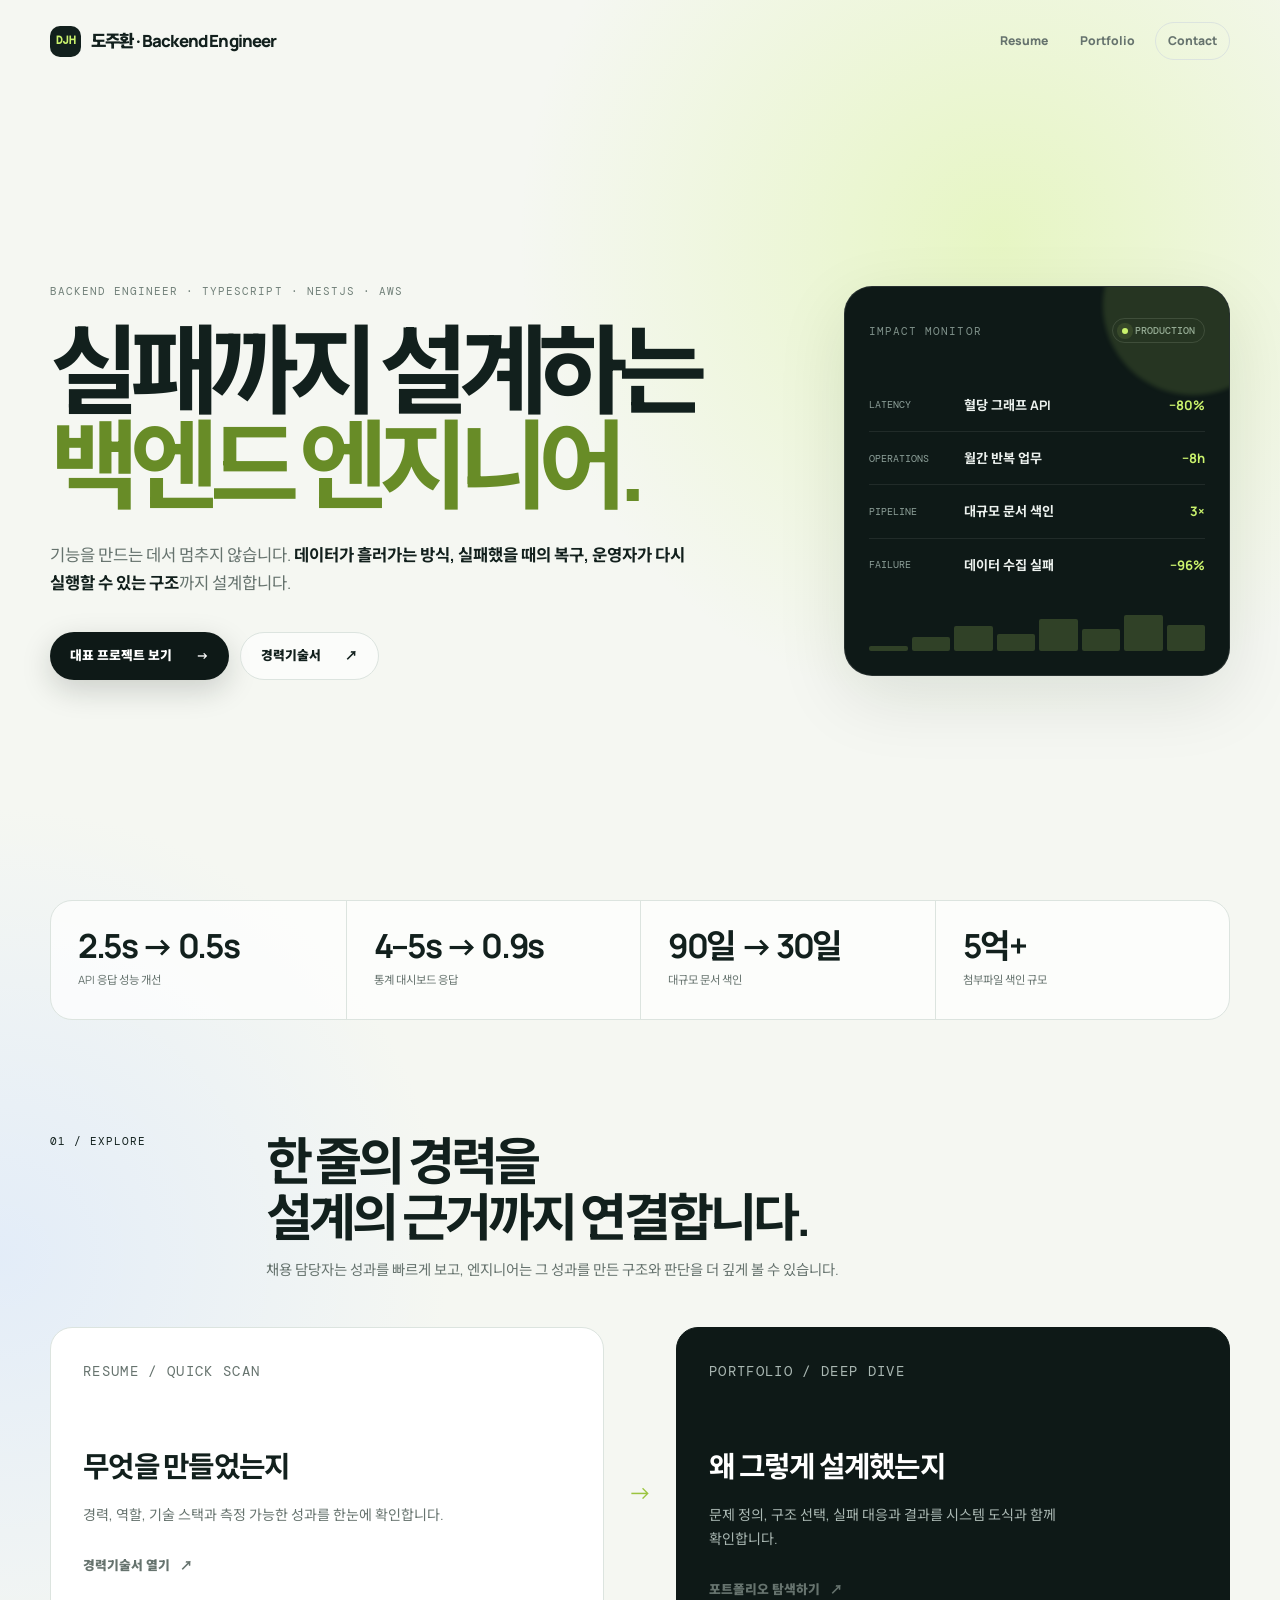
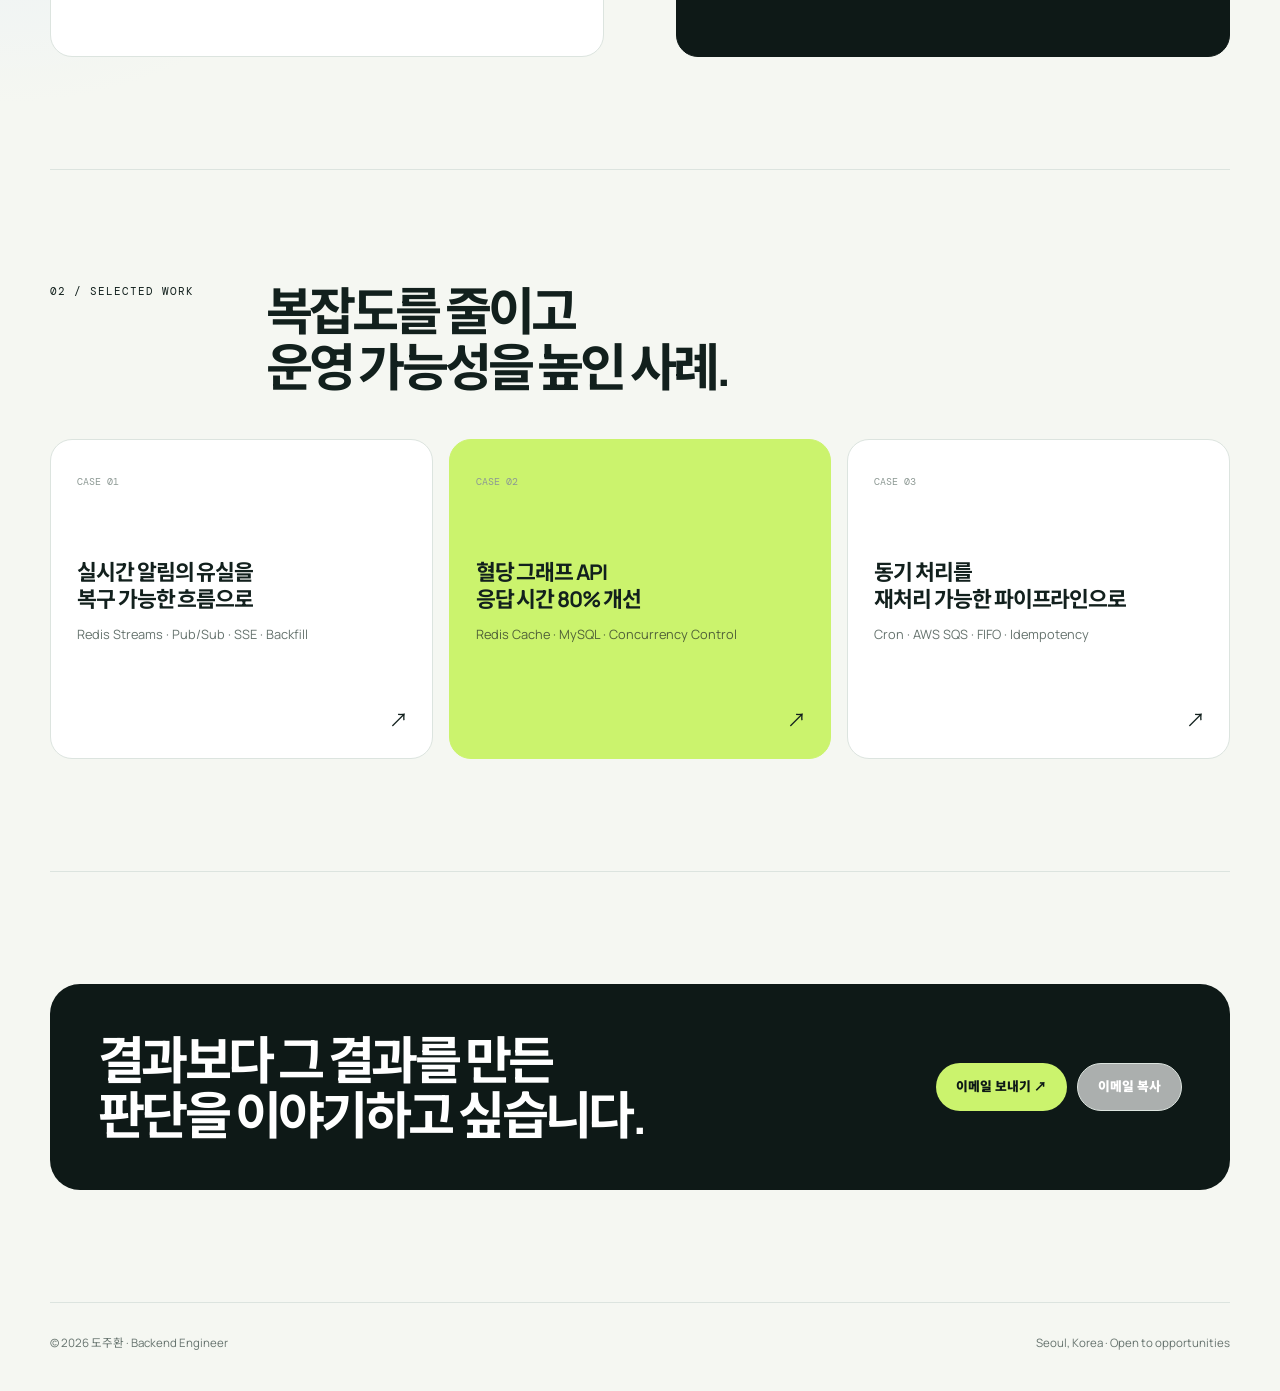
<file: index.html>
<!doctype html>
<html lang="ko">
<head>
  <meta charset="UTF-8">
  <meta name="viewport" content="width=device-width, initial-scale=1">
  <meta name="description" content="도주환 Backend Engineer — 데이터 흐름과 실패를 설계하는 백엔드 엔지니어">
  <meta name="theme-color" content="#0e1917">
  <title>도주환 | Backend Engineer</title>
  <link rel="stylesheet" href="./styles.css">
  <script src="./script.js" defer></script>
</head>
<body>
  <div class="reading-progress" aria-hidden="true"></div>
  <main class="landing">
    <nav class="nav shell" aria-label="주요 메뉴">
      <a class="brand" href="./"><span class="brand-mark">DJH</span><span>도주환 · Backend Engineer</span></a>
      <div class="nav-links">
        <a href="./resume/">Resume</a>
        <a href="./portfolio/">Portfolio</a>
        <a class="nav-contact" href="mailto:ehwnghks@gmail.com">Contact</a>
      </div>
    </nav>

    <section class="hero shell">
      <div data-reveal>
        <p class="eyebrow">BACKEND ENGINEER · TYPESCRIPT · NESTJS · AWS</p>
        <h1>실패까지 설계하는<br><span class="accent">백엔드 엔지니어.</span></h1>
        <p class="hero-copy">기능을 만드는 데서 멈추지 않습니다. <strong>데이터가 흘러가는 방식, 실패했을 때의 복구, 운영자가 다시 실행할 수 있는 구조</strong>까지 설계합니다.</p>
        <div class="hero-actions">
          <a class="button button-primary" href="./portfolio/">대표 프로젝트 보기 <span>→</span></a>
          <a class="button button-ghost" href="./resume/">경력기술서 <span>↗</span></a>
        </div>
      </div>

      <aside class="hero-proof" data-reveal aria-label="주요 성과">
        <div class="proof-head">
          <p class="diagram-label">IMPACT MONITOR</p>
          <span class="live-pill">PRODUCTION</span>
        </div>
        <div class="proof-stack">
          <div class="proof-row"><span>LATENCY</span><strong>혈당 그래프 API</strong><b>−80%</b></div>
          <div class="proof-row"><span>OPERATIONS</span><strong>월간 반복 업무</strong><b>−8h</b></div>
          <div class="proof-row"><span>PIPELINE</span><strong>대규모 문서 색인</strong><b>3×</b></div>
          <div class="proof-row"><span>FAILURE</span><strong>데이터 수집 실패</strong><b>−96%</b></div>
        </div>
        <div class="signal" aria-hidden="true"><i></i><i></i><i></i><i></i><i></i><i></i><i></i><i></i></div>
      </aside>
    </section>

    <section class="shell" aria-label="성과 수치" data-reveal>
      <div class="impact-strip">
        <div class="impact-item"><strong>2.5s → 0.5s</strong><span>API 응답 성능 개선</span></div>
        <div class="impact-item"><strong>4–5s → 0.9s</strong><span>통계 대시보드 응답</span></div>
        <div class="impact-item"><strong>90일 → 30일</strong><span>대규모 문서 색인</span></div>
        <div class="impact-item"><strong>5억+</strong><span>첨부파일 색인 규모</span></div>
      </div>
    </section>

    <section class="section shell" data-reveal>
      <div class="section-head">
        <span class="section-kicker">01 / Explore</span>
        <div>
          <h2>한 줄의 경력을<br>설계의 근거까지 연결합니다.</h2>
          <p>채용 담당자는 성과를 빠르게 보고, 엔지니어는 그 성과를 만든 구조와 판단을 더 깊게 볼 수 있습니다.</p>
        </div>
      </div>
      <div class="bridge">
        <a class="bridge-card" href="./resume/">
          <p class="card-index">RESUME / QUICK SCAN</p>
          <h3>무엇을 만들었는지</h3>
          <p>경력, 역할, 기술 스택과 측정 가능한 성과를 한눈에 확인합니다.</p>
          <span class="text-link">경력기술서 열기</span>
        </a>
        <div class="bridge-arrow" aria-hidden="true">→</div>
        <a class="bridge-card dark" href="./portfolio/">
          <p class="card-index">PORTFOLIO / DEEP DIVE</p>
          <h3>왜 그렇게 설계했는지</h3>
          <p>문제 정의, 구조 선택, 실패 대응과 결과를 시스템 도식과 함께 확인합니다.</p>
          <span class="text-link">포트폴리오 탐색하기</span>
        </a>
      </div>
    </section>

    <section class="section shell" data-reveal>
      <div class="section-head">
        <span class="section-kicker">02 / Selected work</span>
        <div>
          <h2>복잡도를 줄이고<br>운영 가능성을 높인 사례.</h2>
        </div>
      </div>
      <div class="case-preview-grid">
        <a class="case-preview" href="./portfolio/#realtime">
          <span class="number">CASE 01</span>
          <h3>실시간 알림의 유실을<br>복구 가능한 흐름으로</h3>
          <p>Redis Streams · Pub/Sub · SSE · Backfill</p>
          <span class="case-arrow">↗</span>
        </a>
        <a class="case-preview" href="./portfolio/#performance">
          <span class="number">CASE 02</span>
          <h3>혈당 그래프 API<br>응답 시간 80% 개선</h3>
          <p>Redis Cache · MySQL · Concurrency Control</p>
          <span class="case-arrow">↗</span>
        </a>
        <a class="case-preview" href="./portfolio/#pipeline">
          <span class="number">CASE 03</span>
          <h3>동기 처리를<br>재처리 가능한 파이프라인으로</h3>
          <p>Cron · AWS SQS · FIFO · Idempotency</p>
          <span class="case-arrow">↗</span>
        </a>
      </div>
    </section>

    <section class="section shell" data-reveal>
      <div class="cta-band">
        <h2>결과보다 그 결과를 만든<br>판단을 이야기하고 싶습니다.</h2>
        <div class="cta-actions">
          <a class="button button-light" href="mailto:ehwnghks@gmail.com">이메일 보내기 ↗</a>
          <button class="button button-ghost" data-copy-email="ehwnghks@gmail.com">이메일 복사</button>
        </div>
      </div>
    </section>

    <footer class="footer shell">
      <span>© 2026 도주환 · Backend Engineer</span>
      <span>Seoul, Korea · Open to opportunities</span>
    </footer>
  </main>
</body>
</html>
</file>
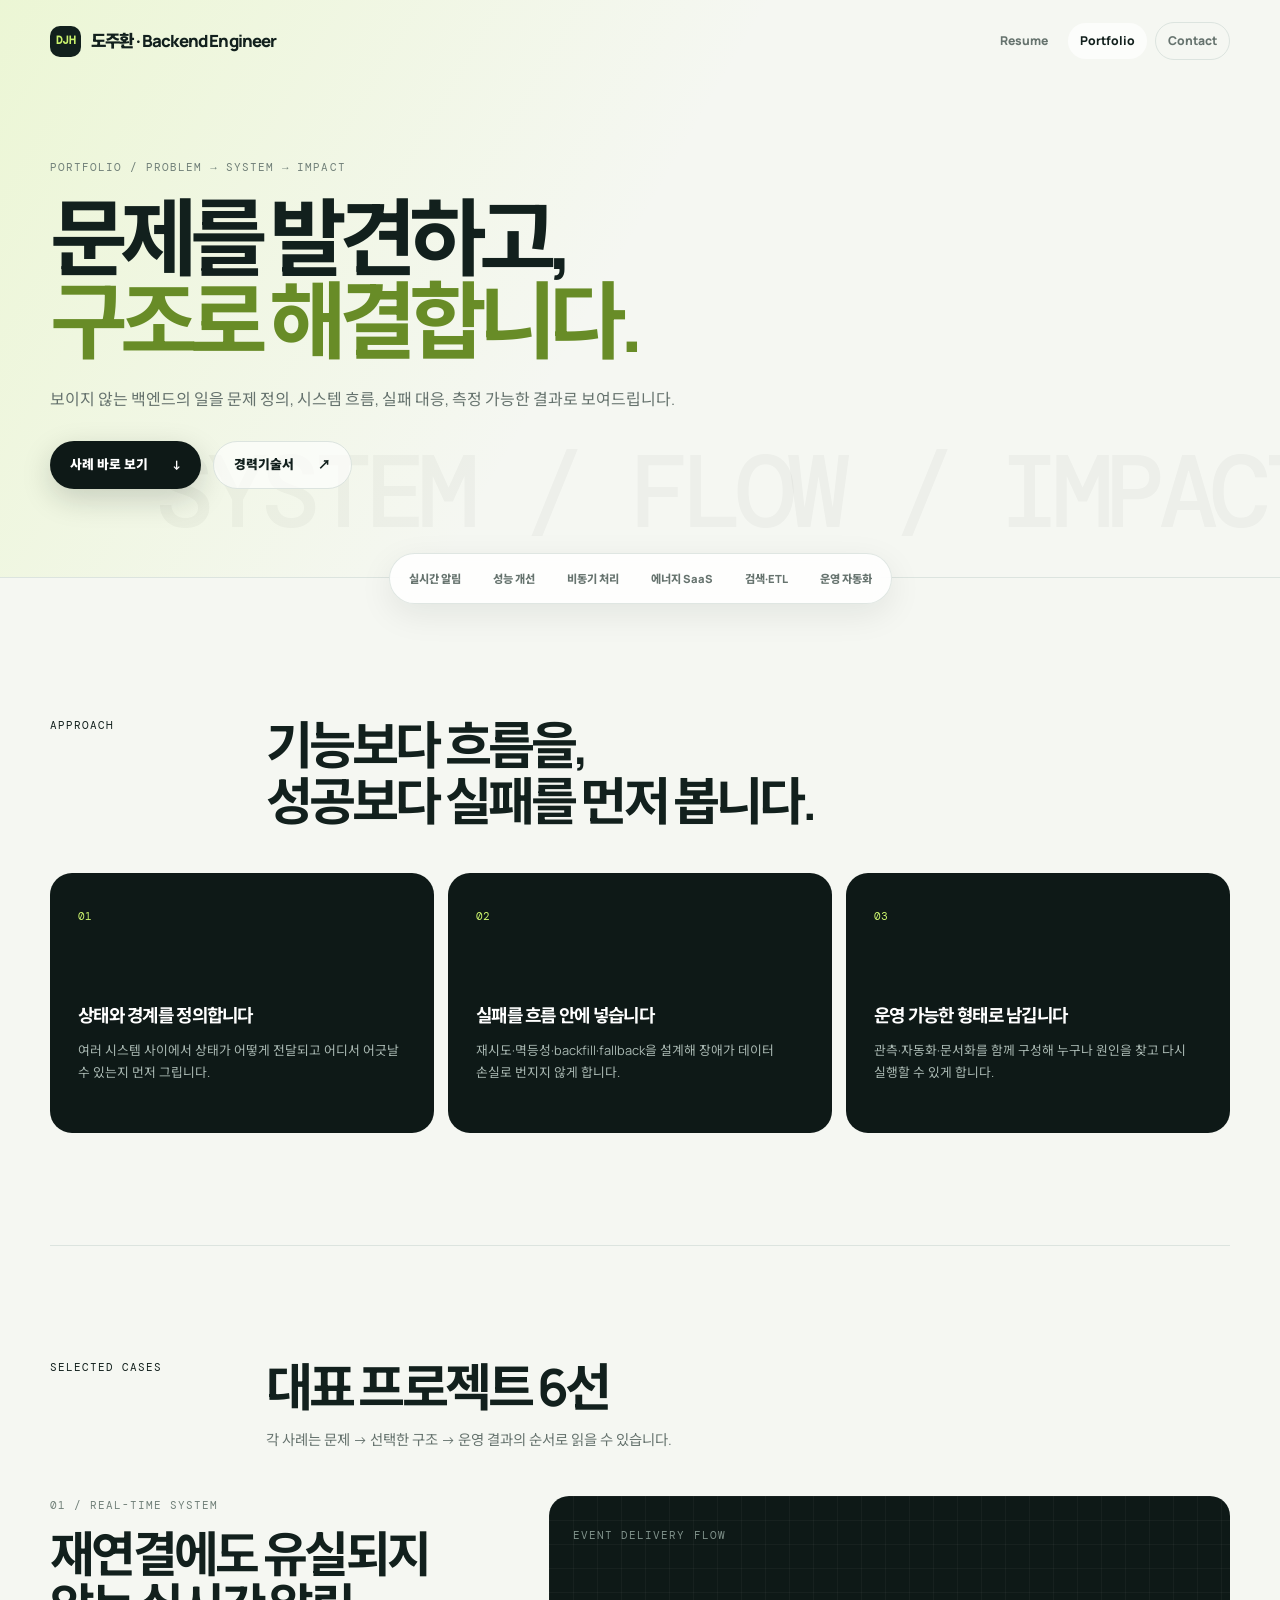
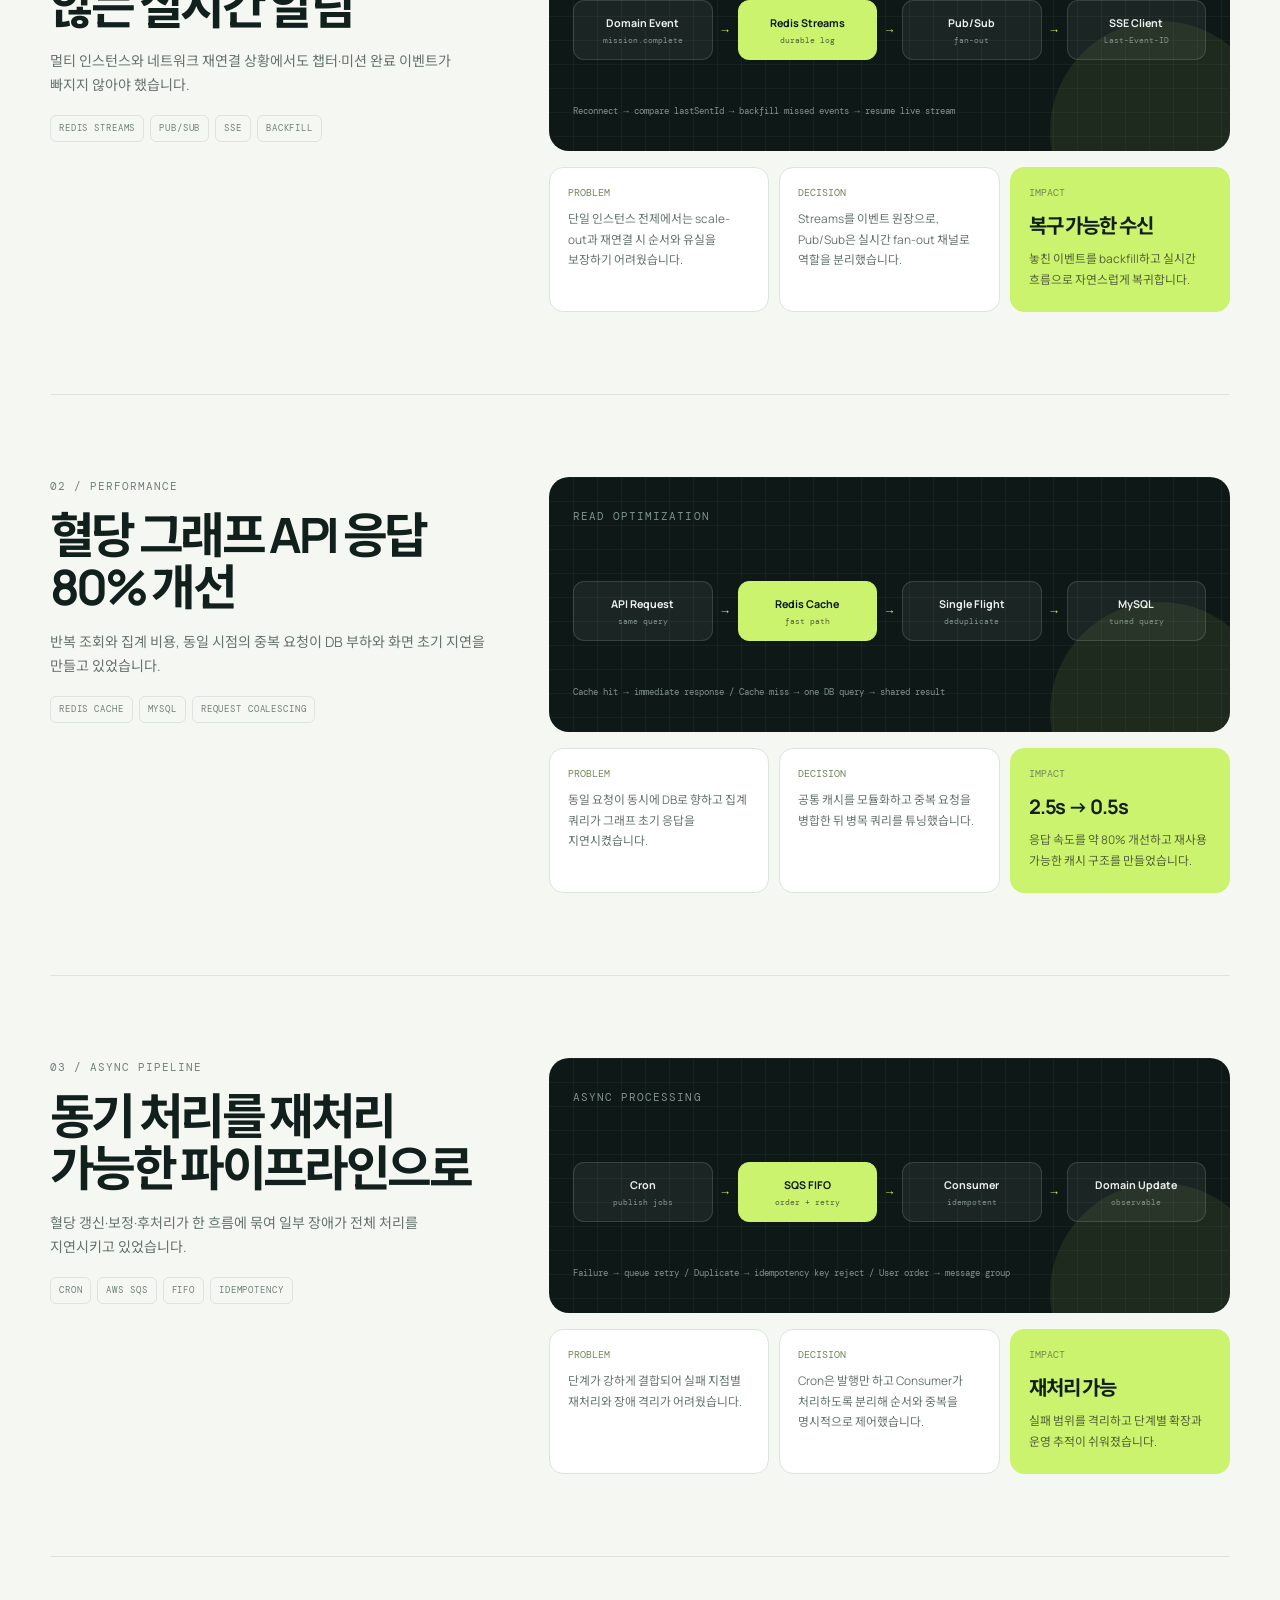
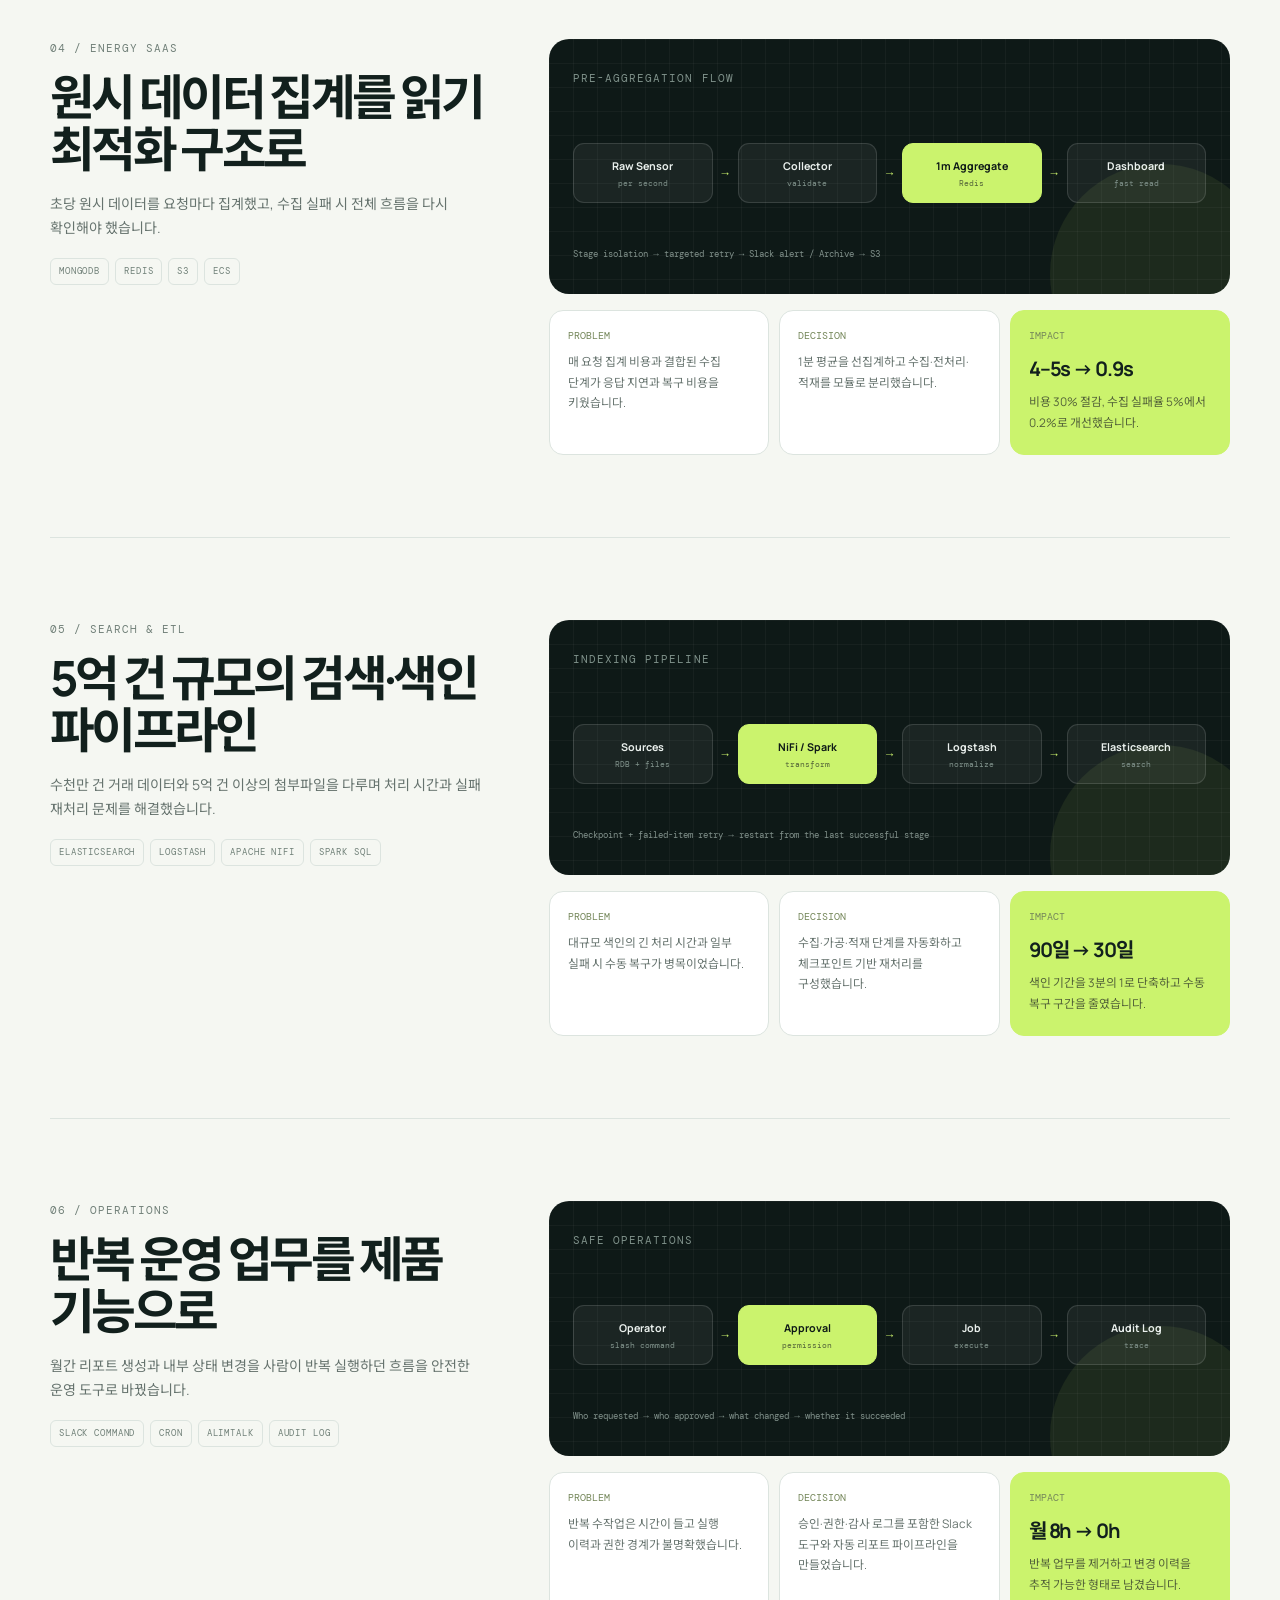
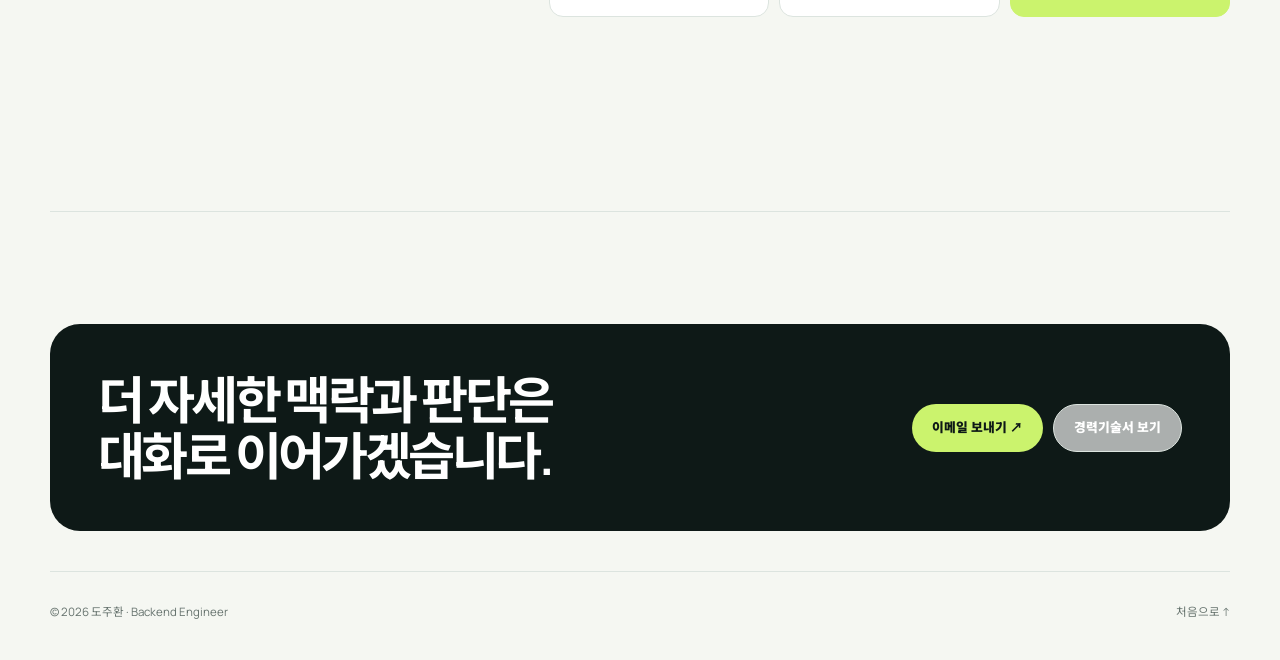
<file: portfolio/index.html>
<!doctype html>
<html lang="ko">
<head>
  <meta charset="UTF-8">
  <meta name="viewport" content="width=device-width, initial-scale=1">
  <meta name="description" content="도주환 Backend Engineering Portfolio — 문제, 구조, 결과로 보는 프로젝트 사례">
  <meta name="theme-color" content="#f5f7f2">
  <title>도주환 | 프로젝트 포트폴리오</title>
  <link rel="stylesheet" href="../styles.css">
  <script src="../script.js" defer></script>
</head>
<body class="page">
  <div class="reading-progress" aria-hidden="true"></div>
  <header class="page-header">
    <nav class="nav shell" aria-label="주요 메뉴">
      <a class="brand" href="../"><span class="brand-mark">DJH</span><span>도주환 · Backend Engineer</span></a>
      <div class="nav-links">
        <a href="../resume/">Resume</a>
        <a href="./" aria-current="page">Portfolio</a>
        <a class="nav-contact" href="mailto:ehwnghks@gmail.com">Contact</a>
      </div>
    </nav>
    <div class="page-title shell" data-reveal>
      <p class="eyebrow">PORTFOLIO / PROBLEM → SYSTEM → IMPACT</p>
      <h1>문제를 발견하고,<br><span class="accent">구조로 해결합니다.</span></h1>
      <p>보이지 않는 백엔드의 일을 문제 정의, 시스템 흐름, 실패 대응, 측정 가능한 결과로 보여드립니다.</p>
      <div class="page-actions">
        <a class="button button-primary" href="#cases">사례 바로 보기 <span>↓</span></a>
        <a class="button button-ghost" href="../resume/">경력기술서 <span>↗</span></a>
      </div>
    </div>
  </header>

  <nav class="jump-nav" aria-label="프로젝트 바로가기">
    <a href="#realtime">실시간 알림</a>
    <a href="#performance">성능 개선</a>
    <a href="#pipeline">비동기 처리</a>
    <a href="#energy">에너지 SaaS</a>
    <a href="#search">검색·ETL</a>
    <a href="#operations">운영 자동화</a>
  </nav>

  <main>
    <section class="section shell">
      <div class="section-head" data-reveal>
        <span class="section-kicker">Approach</span>
        <div>
          <h2>기능보다 흐름을,<br>성공보다 실패를 먼저 봅니다.</h2>
        </div>
      </div>
      <div class="process">
        <article class="process-card" data-reveal><h3>상태와 경계를 정의합니다</h3><p>여러 시스템 사이에서 상태가 어떻게 전달되고 어디서 어긋날 수 있는지 먼저 그립니다.</p></article>
        <article class="process-card" data-reveal><h3>실패를 흐름 안에 넣습니다</h3><p>재시도·멱등성·backfill·fallback을 설계해 장애가 데이터 손실로 번지지 않게 합니다.</p></article>
        <article class="process-card" data-reveal><h3>운영 가능한 형태로 남깁니다</h3><p>관측·자동화·문서화를 함께 구성해 누구나 원인을 찾고 다시 실행할 수 있게 합니다.</p></article>
      </div>
    </section>

    <section class="section shell" id="cases">
      <div class="section-head" data-reveal>
        <span class="section-kicker">Selected cases</span>
        <div>
          <h2>대표 프로젝트 6선</h2>
          <p>각 사례는 문제 → 선택한 구조 → 운영 결과의 순서로 읽을 수 있습니다.</p>
        </div>
      </div>

      <article class="case" id="realtime" data-reveal>
        <div>
          <p class="eyebrow">01 / REAL-TIME SYSTEM</p>
          <h3>재연결에도 유실되지 않는 실시간 알림</h3>
          <p class="case-intro">멀티 인스턴스와 네트워크 재연결 상황에서도 챕터·미션 완료 이벤트가 빠지지 않아야 했습니다.</p>
          <div class="tags"><span class="tag">Redis Streams</span><span class="tag">Pub/Sub</span><span class="tag">SSE</span><span class="tag">Backfill</span></div>
        </div>
        <div class="case-copy">
          <div class="architecture" aria-label="실시간 알림 시스템 구조도">
            <span class="diagram-label">EVENT DELIVERY FLOW</span>
            <div class="flow">
              <div class="node"><strong>Domain Event</strong><span>mission.complete</span></div><span class="connector">→</span>
              <div class="node accent"><strong>Redis Streams</strong><span>durable log</span></div><span class="connector">→</span>
              <div class="node"><strong>Pub/Sub</strong><span>fan-out</span></div><span class="connector">→</span>
              <div class="node"><strong>SSE Client</strong><span>Last-Event-ID</span></div>
            </div>
            <p class="diagram-note">Reconnect → compare lastSentId → backfill missed events → resume live stream</p>
          </div>
          <div class="case-grid">
            <div class="case-block"><h4>PROBLEM</h4><p>단일 인스턴스 전제에서는 scale-out과 재연결 시 순서와 유실을 보장하기 어려웠습니다.</p></div>
            <div class="case-block"><h4>DECISION</h4><p>Streams를 이벤트 원장으로, Pub/Sub은 실시간 fan-out 채널로 역할을 분리했습니다.</p></div>
            <div class="case-block result"><h4>IMPACT</h4><strong>복구 가능한 수신</strong><p>놓친 이벤트를 backfill하고 실시간 흐름으로 자연스럽게 복귀합니다.</p></div>
          </div>
        </div>
      </article>

      <article class="case" id="performance" data-reveal>
        <div>
          <p class="eyebrow">02 / PERFORMANCE</p>
          <h3>혈당 그래프 API 응답 80% 개선</h3>
          <p class="case-intro">반복 조회와 집계 비용, 동일 시점의 중복 요청이 DB 부하와 화면 초기 지연을 만들고 있었습니다.</p>
          <div class="tags"><span class="tag">Redis Cache</span><span class="tag">MySQL</span><span class="tag">Request Coalescing</span></div>
        </div>
        <div class="case-copy">
          <div class="architecture" aria-label="API 성능 개선 구조도">
            <span class="diagram-label">READ OPTIMIZATION</span>
            <div class="flow">
              <div class="node"><strong>API Request</strong><span>same query</span></div><span class="connector">→</span>
              <div class="node accent"><strong>Redis Cache</strong><span>fast path</span></div><span class="connector">→</span>
              <div class="node"><strong>Single Flight</strong><span>deduplicate</span></div><span class="connector">→</span>
              <div class="node"><strong>MySQL</strong><span>tuned query</span></div>
            </div>
            <p class="diagram-note">Cache hit → immediate response / Cache miss → one DB query → shared result</p>
          </div>
          <div class="case-grid">
            <div class="case-block"><h4>PROBLEM</h4><p>동일 요청이 동시에 DB로 향하고 집계 쿼리가 그래프 초기 응답을 지연시켰습니다.</p></div>
            <div class="case-block"><h4>DECISION</h4><p>공통 캐시를 모듈화하고 중복 요청을 병합한 뒤 병목 쿼리를 튜닝했습니다.</p></div>
            <div class="case-block result"><h4>IMPACT</h4><strong>2.5s → 0.5s</strong><p>응답 속도를 약 80% 개선하고 재사용 가능한 캐시 구조를 만들었습니다.</p></div>
          </div>
        </div>
      </article>

      <article class="case" id="pipeline" data-reveal>
        <div>
          <p class="eyebrow">03 / ASYNC PIPELINE</p>
          <h3>동기 처리를 재처리 가능한 파이프라인으로</h3>
          <p class="case-intro">혈당 갱신·보정·후처리가 한 흐름에 묶여 일부 장애가 전체 처리를 지연시키고 있었습니다.</p>
          <div class="tags"><span class="tag">Cron</span><span class="tag">AWS SQS</span><span class="tag">FIFO</span><span class="tag">Idempotency</span></div>
        </div>
        <div class="case-copy">
          <div class="architecture" aria-label="비동기 파이프라인 구조도">
            <span class="diagram-label">ASYNC PROCESSING</span>
            <div class="flow">
              <div class="node"><strong>Cron</strong><span>publish jobs</span></div><span class="connector">→</span>
              <div class="node accent"><strong>SQS FIFO</strong><span>order + retry</span></div><span class="connector">→</span>
              <div class="node"><strong>Consumer</strong><span>idempotent</span></div><span class="connector">→</span>
              <div class="node"><strong>Domain Update</strong><span>observable</span></div>
            </div>
            <p class="diagram-note">Failure → queue retry / Duplicate → idempotency key reject / User order → message group</p>
          </div>
          <div class="case-grid">
            <div class="case-block"><h4>PROBLEM</h4><p>단계가 강하게 결합되어 실패 지점별 재처리와 장애 격리가 어려웠습니다.</p></div>
            <div class="case-block"><h4>DECISION</h4><p>Cron은 발행만 하고 Consumer가 처리하도록 분리해 순서와 중복을 명시적으로 제어했습니다.</p></div>
            <div class="case-block result"><h4>IMPACT</h4><strong>재처리 가능</strong><p>실패 범위를 격리하고 단계별 확장과 운영 추적이 쉬워졌습니다.</p></div>
          </div>
        </div>
      </article>

      <article class="case" id="energy" data-reveal>
        <div>
          <p class="eyebrow">04 / ENERGY SAAS</p>
          <h3>원시 데이터 집계를 읽기 최적화 구조로</h3>
          <p class="case-intro">초당 원시 데이터를 요청마다 집계했고, 수집 실패 시 전체 흐름을 다시 확인해야 했습니다.</p>
          <div class="tags"><span class="tag">MongoDB</span><span class="tag">Redis</span><span class="tag">S3</span><span class="tag">ECS</span></div>
        </div>
        <div class="case-copy">
          <div class="architecture" aria-label="에너지 데이터 집계 구조도">
            <span class="diagram-label">PRE-AGGREGATION FLOW</span>
            <div class="flow">
              <div class="node"><strong>Raw Sensor</strong><span>per second</span></div><span class="connector">→</span>
              <div class="node"><strong>Collector</strong><span>validate</span></div><span class="connector">→</span>
              <div class="node accent"><strong>1m Aggregate</strong><span>Redis</span></div><span class="connector">→</span>
              <div class="node"><strong>Dashboard</strong><span>fast read</span></div>
            </div>
            <p class="diagram-note">Stage isolation → targeted retry → Slack alert / Archive → S3</p>
          </div>
          <div class="case-grid">
            <div class="case-block"><h4>PROBLEM</h4><p>매 요청 집계 비용과 결합된 수집 단계가 응답 지연과 복구 비용을 키웠습니다.</p></div>
            <div class="case-block"><h4>DECISION</h4><p>1분 평균을 선집계하고 수집·전처리·적재를 모듈로 분리했습니다.</p></div>
            <div class="case-block result"><h4>IMPACT</h4><strong>4–5s → 0.9s</strong><p>비용 30% 절감, 수집 실패율 5%에서 0.2%로 개선했습니다.</p></div>
          </div>
        </div>
      </article>

      <article class="case" id="search" data-reveal>
        <div>
          <p class="eyebrow">05 / SEARCH & ETL</p>
          <h3>5억 건 규모의 검색·색인 파이프라인</h3>
          <p class="case-intro">수천만 건 거래 데이터와 5억 건 이상의 첨부파일을 다루며 처리 시간과 실패 재처리 문제를 해결했습니다.</p>
          <div class="tags"><span class="tag">Elasticsearch</span><span class="tag">Logstash</span><span class="tag">Apache NiFi</span><span class="tag">Spark SQL</span></div>
        </div>
        <div class="case-copy">
          <div class="architecture" aria-label="검색 색인 파이프라인 구조도">
            <span class="diagram-label">INDEXING PIPELINE</span>
            <div class="flow">
              <div class="node"><strong>Sources</strong><span>RDB + files</span></div><span class="connector">→</span>
              <div class="node accent"><strong>NiFi / Spark</strong><span>transform</span></div><span class="connector">→</span>
              <div class="node"><strong>Logstash</strong><span>normalize</span></div><span class="connector">→</span>
              <div class="node"><strong>Elasticsearch</strong><span>search</span></div>
            </div>
            <p class="diagram-note">Checkpoint + failed-item retry → restart from the last successful stage</p>
          </div>
          <div class="case-grid">
            <div class="case-block"><h4>PROBLEM</h4><p>대규모 색인의 긴 처리 시간과 일부 실패 시 수동 복구가 병목이었습니다.</p></div>
            <div class="case-block"><h4>DECISION</h4><p>수집·가공·적재 단계를 자동화하고 체크포인트 기반 재처리를 구성했습니다.</p></div>
            <div class="case-block result"><h4>IMPACT</h4><strong>90일 → 30일</strong><p>색인 기간을 3분의 1로 단축하고 수동 복구 구간을 줄였습니다.</p></div>
          </div>
        </div>
      </article>

      <article class="case" id="operations" data-reveal>
        <div>
          <p class="eyebrow">06 / OPERATIONS</p>
          <h3>반복 운영 업무를 제품 기능으로</h3>
          <p class="case-intro">월간 리포트 생성과 내부 상태 변경을 사람이 반복 실행하던 흐름을 안전한 운영 도구로 바꿨습니다.</p>
          <div class="tags"><span class="tag">Slack Command</span><span class="tag">Cron</span><span class="tag">Alimtalk</span><span class="tag">Audit Log</span></div>
        </div>
        <div class="case-copy">
          <div class="architecture" aria-label="운영 자동화 흐름도">
            <span class="diagram-label">SAFE OPERATIONS</span>
            <div class="flow">
              <div class="node"><strong>Operator</strong><span>slash command</span></div><span class="connector">→</span>
              <div class="node accent"><strong>Approval</strong><span>permission</span></div><span class="connector">→</span>
              <div class="node"><strong>Job</strong><span>execute</span></div><span class="connector">→</span>
              <div class="node"><strong>Audit Log</strong><span>trace</span></div>
            </div>
            <p class="diagram-note">Who requested → who approved → what changed → whether it succeeded</p>
          </div>
          <div class="case-grid">
            <div class="case-block"><h4>PROBLEM</h4><p>반복 수작업은 시간이 들고 실행 이력과 권한 경계가 불명확했습니다.</p></div>
            <div class="case-block"><h4>DECISION</h4><p>승인·권한·감사 로그를 포함한 Slack 도구와 자동 리포트 파이프라인을 만들었습니다.</p></div>
            <div class="case-block result"><h4>IMPACT</h4><strong>월 8h → 0h</strong><p>반복 업무를 제거하고 변경 이력을 추적 가능한 형태로 남겼습니다.</p></div>
          </div>
        </div>
      </article>
    </section>

    <section class="section shell contact-section" data-reveal>
      <div class="cta-band">
        <h2>더 자세한 맥락과 판단은<br>대화로 이어가겠습니다.</h2>
        <div class="cta-actions">
          <a class="button button-light" href="mailto:ehwnghks@gmail.com">이메일 보내기 ↗</a>
          <a class="button button-ghost" href="../resume/">경력기술서 보기</a>
        </div>
      </div>
    </section>
  </main>

  <footer class="footer shell">
    <span>© 2026 도주환 · Backend Engineer</span>
    <a href="../">처음으로 ↑</a>
  </footer>
</body>
</html>
</file>
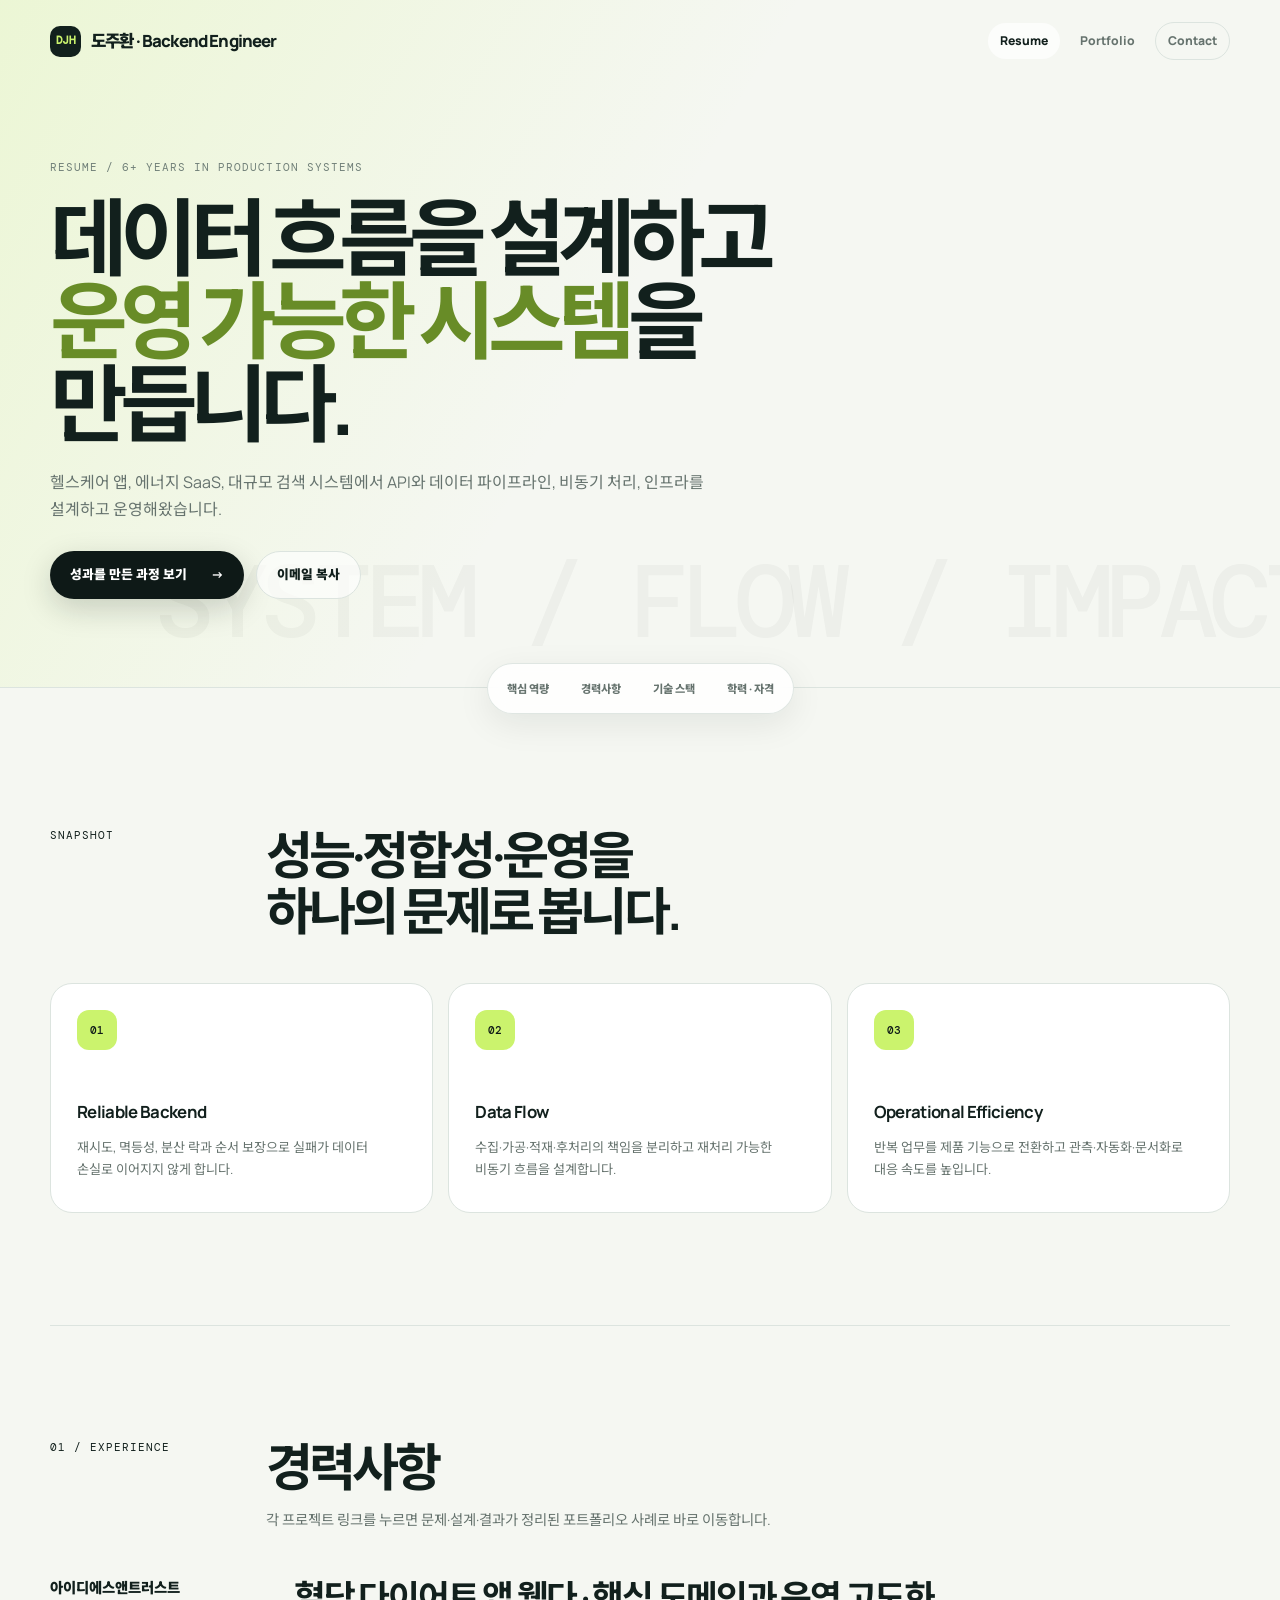
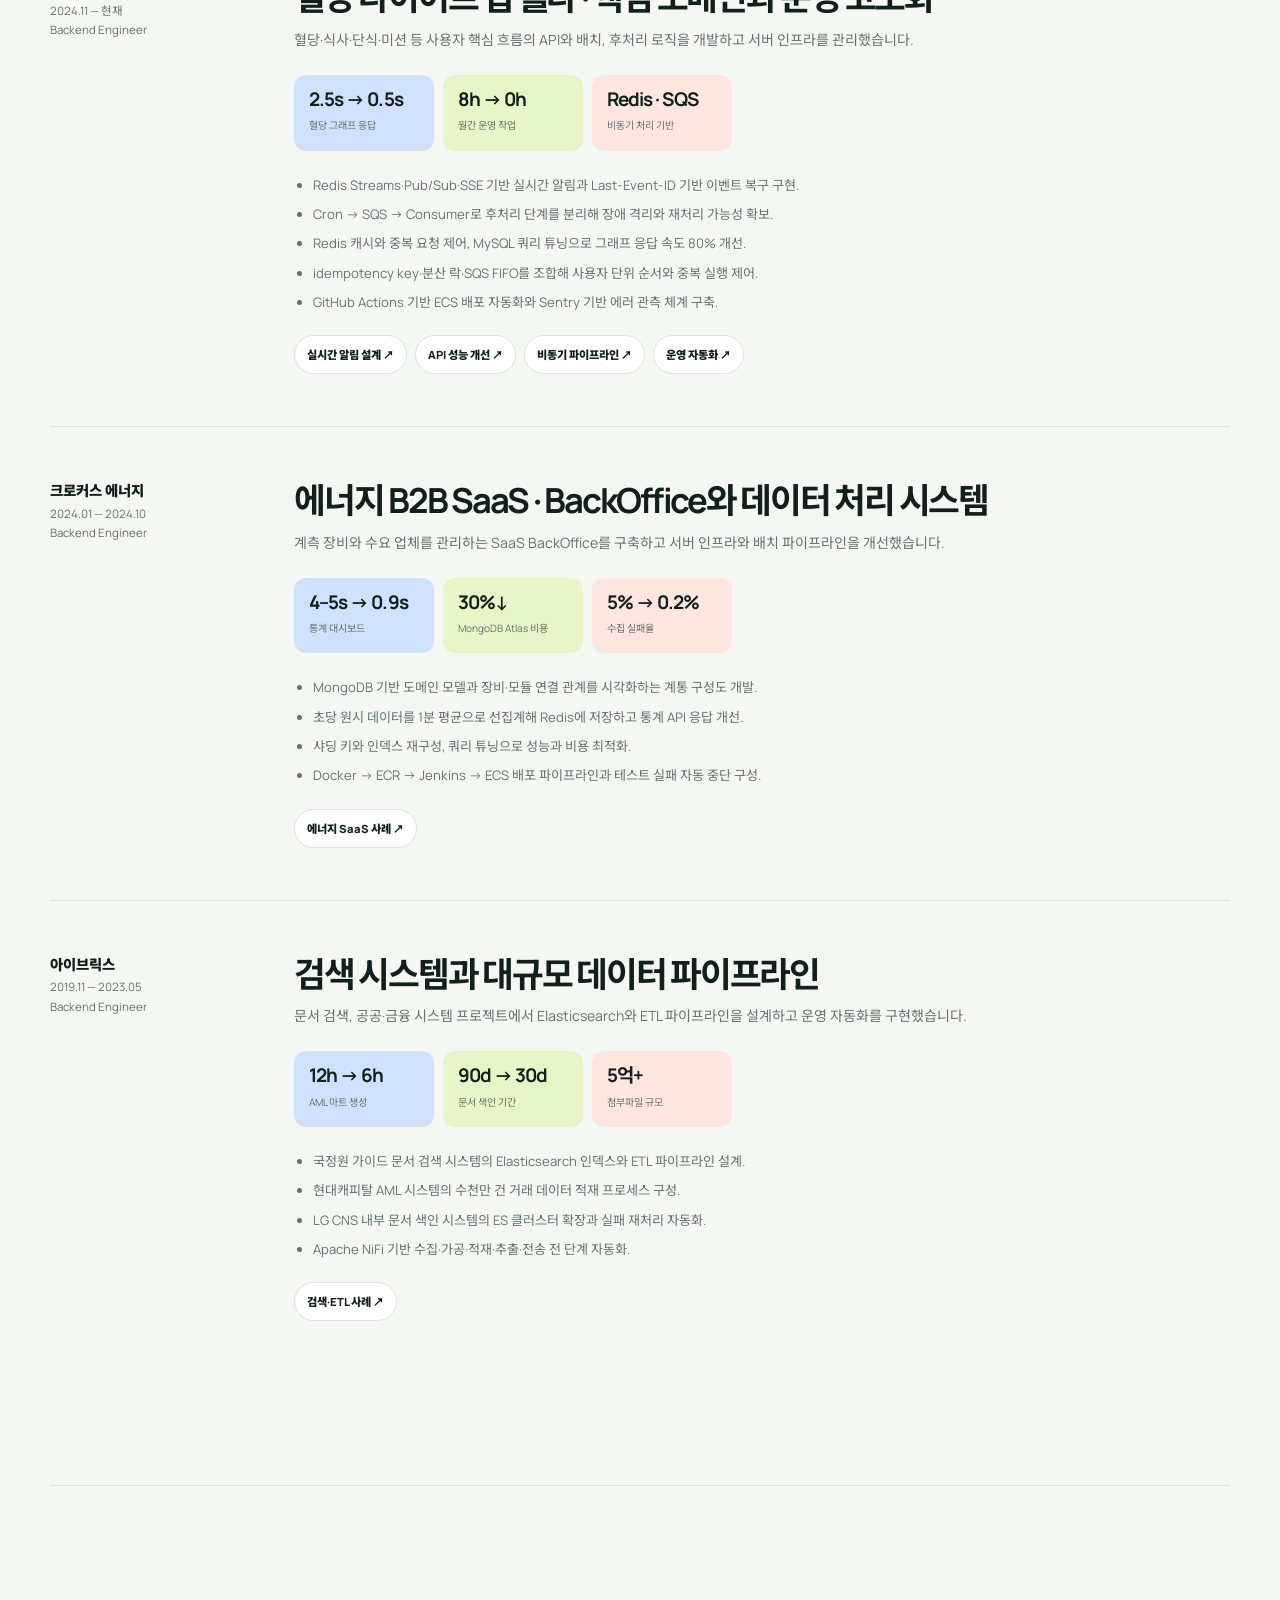
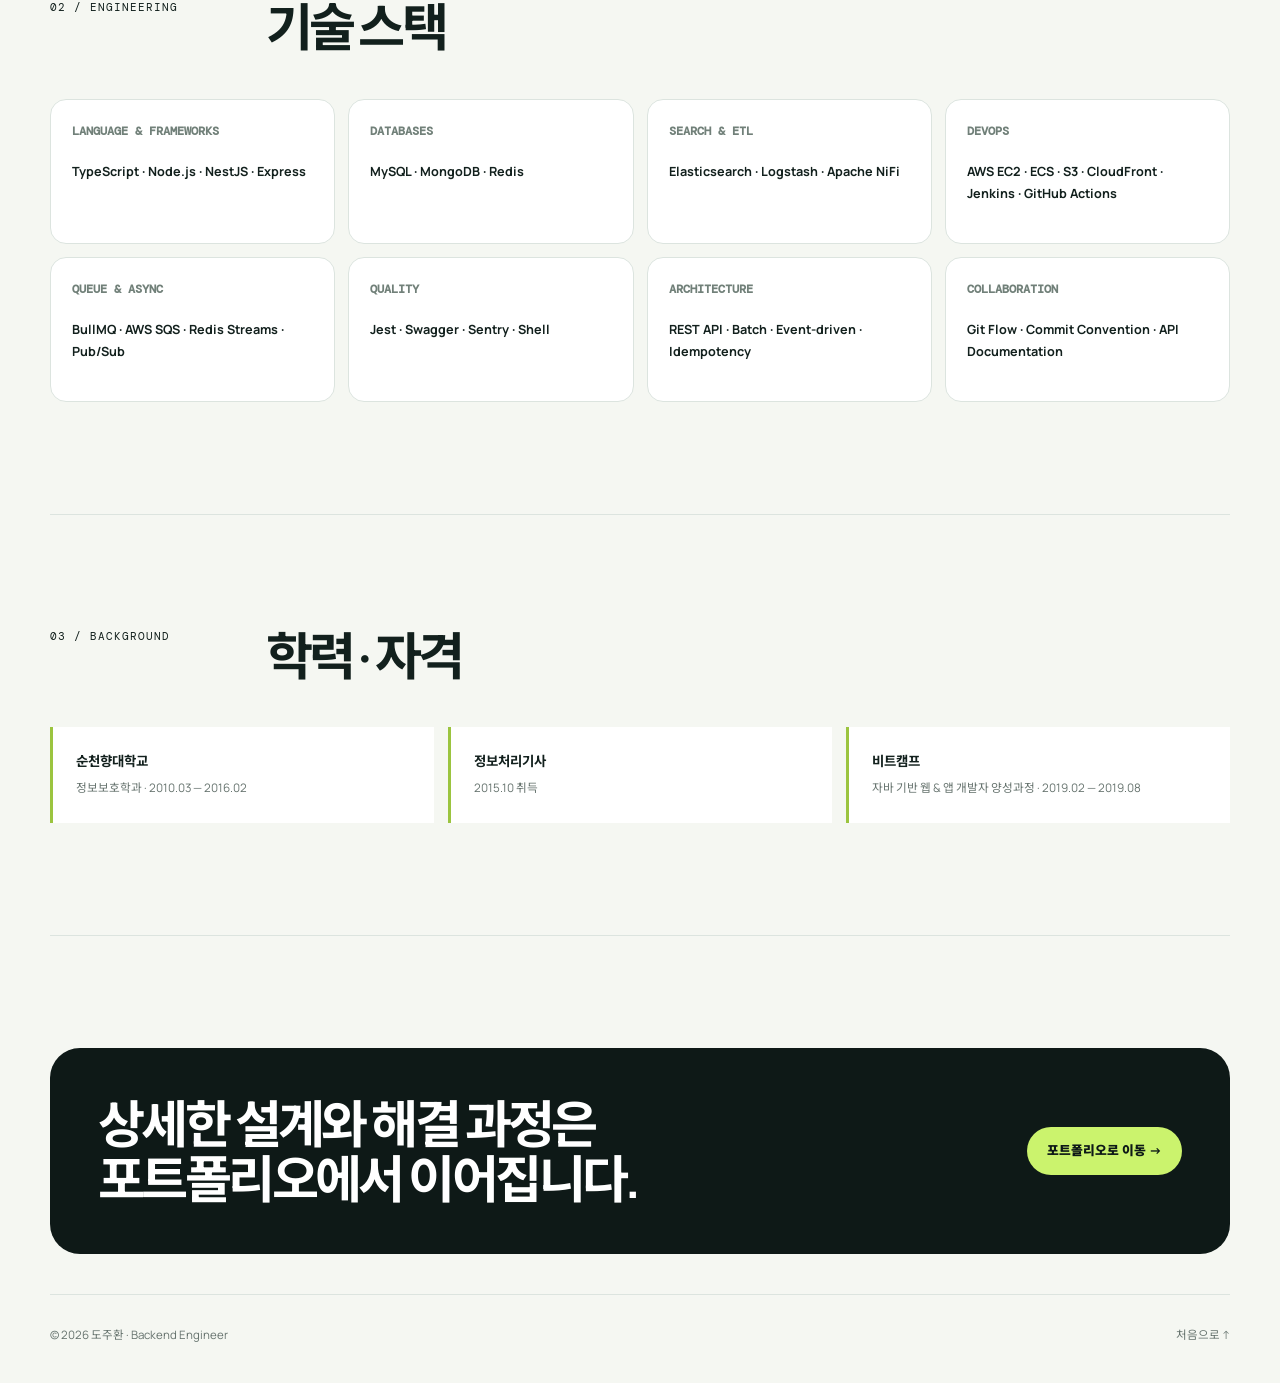
<file: resume/index.html>
<!doctype html>
<html lang="ko">
<head>
  <meta charset="UTF-8">
  <meta name="viewport" content="width=device-width, initial-scale=1">
  <meta name="description" content="도주환 Backend Engineer 경력기술서">
  <meta name="theme-color" content="#f5f7f2">
  <title>도주환 | 경력기술서</title>
  <link rel="stylesheet" href="../styles.css">
  <script src="../script.js" defer></script>
</head>
<body class="page">
  <div class="reading-progress" aria-hidden="true"></div>
  <header class="page-header">
    <nav class="nav shell" aria-label="주요 메뉴">
      <a class="brand" href="../"><span class="brand-mark">DJH</span><span>도주환 · Backend Engineer</span></a>
      <div class="nav-links">
        <a href="./" aria-current="page">Resume</a>
        <a href="../portfolio/">Portfolio</a>
        <a class="nav-contact" href="mailto:ehwnghks@gmail.com">Contact</a>
      </div>
    </nav>
    <div class="page-title shell" data-reveal>
      <p class="eyebrow">RESUME / 6+ YEARS IN PRODUCTION SYSTEMS</p>
      <h1>데이터 흐름을 설계하고<br><span class="accent">운영 가능한 시스템</span>을 만듭니다.</h1>
      <p>헬스케어 앱, 에너지 SaaS, 대규모 검색 시스템에서 API와 데이터 파이프라인, 비동기 처리, 인프라를 설계하고 운영해왔습니다.</p>
      <div class="page-actions">
        <a class="button button-primary" href="../portfolio/">성과를 만든 과정 보기 <span>→</span></a>
        <button class="button button-ghost" data-copy-email="ehwnghks@gmail.com">이메일 복사</button>
      </div>
    </div>
  </header>

  <nav class="jump-nav" aria-label="페이지 바로가기">
    <a href="#snapshot">핵심 역량</a>
    <a href="#experience">경력사항</a>
    <a href="#skills">기술 스택</a>
    <a href="#background">학력 · 자격</a>
  </nav>

  <main>
    <section class="section shell" id="snapshot">
      <div class="section-head" data-reveal>
        <span class="section-kicker">Snapshot</span>
        <div>
          <h2>성능·정합성·운영을<br>하나의 문제로 봅니다.</h2>
        </div>
      </div>
      <div class="snapshot-grid">
        <article class="info-card" data-reveal>
          <span class="icon">01</span>
          <h3>Reliable Backend</h3>
          <p>재시도, 멱등성, 분산 락과 순서 보장으로 실패가 데이터 손실로 이어지지 않게 합니다.</p>
        </article>
        <article class="info-card" data-reveal>
          <span class="icon">02</span>
          <h3>Data Flow</h3>
          <p>수집·가공·적재·후처리의 책임을 분리하고 재처리 가능한 비동기 흐름을 설계합니다.</p>
        </article>
        <article class="info-card" data-reveal>
          <span class="icon">03</span>
          <h3>Operational Efficiency</h3>
          <p>반복 업무를 제품 기능으로 전환하고 관측·자동화·문서화로 대응 속도를 높입니다.</p>
        </article>
      </div>
    </section>

    <section class="section shell" id="experience">
      <div class="section-head" data-reveal>
        <span class="section-kicker">01 / Experience</span>
        <div>
          <h2>경력사항</h2>
          <p>각 프로젝트 링크를 누르면 문제·설계·결과가 정리된 포트폴리오 사례로 바로 이동합니다.</p>
        </div>
      </div>

      <article class="experience" data-reveal>
        <div>
          <div class="company">아이디에스앤트러스트</div>
          <div class="date">2024.11 — 현재</div>
          <div class="role">Backend Engineer</div>
        </div>
        <div>
          <h3>혈당 다이어트 앱 웰다 · 핵심 도메인과 운영 고도화</h3>
          <p class="experience-copy">혈당·식사·단식·미션 등 사용자 핵심 흐름의 API와 배치, 후처리 로직을 개발하고 서버 인프라를 관리했습니다.</p>
          <div class="metric-row">
            <div class="metric"><strong>2.5s → 0.5s</strong><span>혈당 그래프 응답</span></div>
            <div class="metric"><strong>8h → 0h</strong><span>월간 운영 작업</span></div>
            <div class="metric"><strong>Redis · SQS</strong><span>비동기 처리 기반</span></div>
          </div>
          <ul>
            <li>Redis Streams·Pub/Sub·SSE 기반 실시간 알림과 Last-Event-ID 기반 이벤트 복구 구현.</li>
            <li>Cron → SQS → Consumer로 후처리 단계를 분리해 장애 격리와 재처리 가능성 확보.</li>
            <li>Redis 캐시와 중복 요청 제어, MySQL 쿼리 튜닝으로 그래프 응답 속도 80% 개선.</li>
            <li>idempotency key·분산 락·SQS FIFO를 조합해 사용자 단위 순서와 중복 실행 제어.</li>
            <li>GitHub Actions 기반 ECS 배포 자동화와 Sentry 기반 에러 관측 체계 구축.</li>
          </ul>
          <div class="project-links">
            <a class="project-link" href="../portfolio/#realtime">실시간 알림 설계 ↗</a>
            <a class="project-link" href="../portfolio/#performance">API 성능 개선 ↗</a>
            <a class="project-link" href="../portfolio/#pipeline">비동기 파이프라인 ↗</a>
            <a class="project-link" href="../portfolio/#operations">운영 자동화 ↗</a>
          </div>
        </div>
      </article>

      <article class="experience" data-reveal>
        <div>
          <div class="company">크로커스 에너지</div>
          <div class="date">2024.01 — 2024.10</div>
          <div class="role">Backend Engineer</div>
        </div>
        <div>
          <h3>에너지 B2B SaaS · BackOffice와 데이터 처리 시스템</h3>
          <p class="experience-copy">계측 장비와 수요 업체를 관리하는 SaaS BackOffice를 구축하고 서버 인프라와 배치 파이프라인을 개선했습니다.</p>
          <div class="metric-row">
            <div class="metric"><strong>4–5s → 0.9s</strong><span>통계 대시보드</span></div>
            <div class="metric"><strong>30%↓</strong><span>MongoDB Atlas 비용</span></div>
            <div class="metric"><strong>5% → 0.2%</strong><span>수집 실패율</span></div>
          </div>
          <ul>
            <li>MongoDB 기반 도메인 모델과 장비·모듈 연결 관계를 시각화하는 계통 구성도 개발.</li>
            <li>초당 원시 데이터를 1분 평균으로 선집계해 Redis에 저장하고 통계 API 응답 개선.</li>
            <li>샤딩 키와 인덱스 재구성, 쿼리 튜닝으로 성능과 비용 최적화.</li>
            <li>Docker → ECR → Jenkins → ECS 배포 파이프라인과 테스트 실패 자동 중단 구성.</li>
          </ul>
          <div class="project-links">
            <a class="project-link" href="../portfolio/#energy">에너지 SaaS 사례 ↗</a>
          </div>
        </div>
      </article>

      <article class="experience" data-reveal>
        <div>
          <div class="company">아이브릭스</div>
          <div class="date">2019.11 — 2023.05</div>
          <div class="role">Backend Engineer</div>
        </div>
        <div>
          <h3>검색 시스템과 대규모 데이터 파이프라인</h3>
          <p class="experience-copy">문서 검색, 공공·금융 시스템 프로젝트에서 Elasticsearch와 ETL 파이프라인을 설계하고 운영 자동화를 구현했습니다.</p>
          <div class="metric-row">
            <div class="metric"><strong>12h → 6h</strong><span>AML 마트 생성</span></div>
            <div class="metric"><strong>90d → 30d</strong><span>문서 색인 기간</span></div>
            <div class="metric"><strong>5억+</strong><span>첨부파일 규모</span></div>
          </div>
          <ul>
            <li>국정원 가이드 문서 검색 시스템의 Elasticsearch 인덱스와 ETL 파이프라인 설계.</li>
            <li>현대캐피탈 AML 시스템의 수천만 건 거래 데이터 적재 프로세스 구성.</li>
            <li>LG CNS 내부 문서 색인 시스템의 ES 클러스터 확장과 실패 재처리 자동화.</li>
            <li>Apache NiFi 기반 수집·가공·적재·추출·전송 전 단계 자동화.</li>
          </ul>
          <div class="project-links">
            <a class="project-link" href="../portfolio/#search">검색·ETL 사례 ↗</a>
          </div>
        </div>
      </article>
    </section>

    <section class="section shell" id="skills">
      <div class="section-head" data-reveal>
        <span class="section-kicker">02 / Engineering</span>
        <div><h2>기술 스택</h2></div>
      </div>
      <div class="skills">
        <div class="skill-group" data-reveal><h3>LANGUAGE & FRAMEWORKS</h3><p>TypeScript · Node.js · NestJS · Express</p></div>
        <div class="skill-group" data-reveal><h3>DATABASES</h3><p>MySQL · MongoDB · Redis</p></div>
        <div class="skill-group" data-reveal><h3>SEARCH & ETL</h3><p>Elasticsearch · Logstash · Apache NiFi</p></div>
        <div class="skill-group" data-reveal><h3>DEVOPS</h3><p>AWS EC2 · ECS · S3 · CloudFront · Jenkins · GitHub Actions</p></div>
        <div class="skill-group" data-reveal><h3>QUEUE & ASYNC</h3><p>BullMQ · AWS SQS · Redis Streams · Pub/Sub</p></div>
        <div class="skill-group" data-reveal><h3>QUALITY</h3><p>Jest · Swagger · Sentry · Shell</p></div>
        <div class="skill-group" data-reveal><h3>ARCHITECTURE</h3><p>REST API · Batch · Event-driven · Idempotency</p></div>
        <div class="skill-group" data-reveal><h3>COLLABORATION</h3><p>Git Flow · Commit Convention · API Documentation</p></div>
      </div>
    </section>

    <section class="section shell" id="background">
      <div class="section-head" data-reveal>
        <span class="section-kicker">03 / Background</span>
        <div><h2>학력 · 자격</h2></div>
      </div>
      <div class="timeline">
        <div class="timeline-item" data-reveal><strong>순천향대학교</strong><span>정보보호학과 · 2010.03 — 2016.02</span></div>
        <div class="timeline-item" data-reveal><strong>정보처리기사</strong><span>2015.10 취득</span></div>
        <div class="timeline-item" data-reveal><strong>비트캠프</strong><span>자바 기반 웹 & 앱 개발자 양성과정 · 2019.02 — 2019.08</span></div>
      </div>
    </section>

    <section class="section shell contact-section" data-reveal>
      <div class="cta-band">
        <h2>상세한 설계와 해결 과정은<br>포트폴리오에서 이어집니다.</h2>
        <a class="button button-light" href="../portfolio/">포트폴리오로 이동 →</a>
      </div>
    </section>
  </main>

  <footer class="footer shell">
    <span>© 2026 도주환 · Backend Engineer</span>
    <a href="../">처음으로 ↑</a>
  </footer>
</body>
</html>
</file>
<file: styles.css>
@import url('https://fonts.googleapis.com/css2?family=DM+Mono:wght@400;500&family=Manrope:wght@400;500;600;700;800&family=Noto+Sans+KR:wght@400;500;600;700;800;900&display=swap');

:root {
  --ink: #12201d;
  --muted: #66736e;
  --soft: #8d9994;
  --line: #dce4df;
  --paper: #f5f7f2;
  --white: #fff;
  --night: #0e1917;
  --night-2: #172522;
  --lime: #cbf36d;
  --lime-deep: #9bc43f;
  --blue: #cfe1ff;
  --peach: #ffb199;
  --mono: 'DM Mono', monospace;
  --sans: 'Manrope', 'Noto Sans KR', sans-serif;
  --radius: 22px;
  --shadow: 0 22px 70px rgba(14, 25, 23, .10);
}

* { box-sizing: border-box; }
html { scroll-behavior: smooth; scroll-padding-top: 96px; }
body {
  margin: 0;
  color: var(--ink);
  background: var(--paper);
  font-family: var(--sans);
  line-height: 1.7;
  word-break: keep-all;
}
a { color: inherit; text-decoration: none; }
button { color: inherit; font: inherit; }
.shell { width: min(1180px, calc(100% - 48px)); margin-inline: auto; }
.reading-progress {
  position: fixed;
  inset: 0 0 auto;
  z-index: 100;
  height: 3px;
  background: var(--lime);
  transform: scaleX(0);
  transform-origin: left;
}

.nav {
  min-height: 82px;
  display: flex;
  align-items: center;
  justify-content: space-between;
  gap: 28px;
}
.brand {
  display: inline-flex;
  align-items: center;
  gap: 10px;
  font-size: 1.05rem;
  font-weight: 900;
  letter-spacing: -.05em;
}
.brand-mark {
  display: grid;
  place-items: center;
  width: 31px;
  height: 31px;
  border-radius: 10px;
  background: var(--ink);
  color: var(--lime);
  font-family: var(--mono);
  font-size: .7rem;
  letter-spacing: -.06em;
}
.nav-links { display: flex; align-items: center; gap: 8px; }
.nav-links a {
  padding: 8px 12px;
  border-radius: 999px;
  color: var(--muted);
  font-size: .76rem;
  font-weight: 800;
  transition: background .2s, color .2s;
}
.nav-links a:hover,
.nav-links a[aria-current='page'] { color: var(--ink); background: rgba(255,255,255,.74); }
.nav-links .nav-contact { border: 1px solid var(--line); }

.eyebrow, .section-kicker, .meta, .tag, .card-index, .diagram-label {
  font-family: var(--mono);
  text-transform: uppercase;
  letter-spacing: .095em;
  font-size: .67rem;
}
.eyebrow { margin: 0; color: #718079; }
.button {
  display: inline-flex;
  align-items: center;
  justify-content: center;
  gap: 24px;
  min-height: 48px;
  padding: 12px 20px;
  border: 0;
  border-radius: 999px;
  font-size: .8rem;
  font-weight: 900;
  cursor: pointer;
  transition: transform .2s, box-shadow .2s, background .2s;
}
.button:hover { transform: translateY(-2px); }
.button-primary { color: var(--white); background: var(--night); box-shadow: 0 10px 30px rgba(14,25,23,.18); }
.button-primary:hover { box-shadow: 0 15px 36px rgba(14,25,23,.25); }
.button-light { color: var(--night); background: var(--lime); }
.button-ghost { border: 1px solid var(--line); background: rgba(255,255,255,.65); }
.text-link {
  display: inline-flex;
  align-items: center;
  gap: 10px;
  color: var(--muted);
  font-size: .8rem;
  font-weight: 900;
}
.text-link::after { content: '↗'; transition: transform .2s; }
.text-link:hover { color: var(--ink); }
.text-link:hover::after { transform: translate(2px,-2px); }

/* Landing */
.landing {
  min-height: 100vh;
  background:
    radial-gradient(circle at 78% 8%, rgba(203,243,109,.35), transparent 30rem),
    radial-gradient(circle at 0 42%, rgba(207,225,255,.48), transparent 28rem),
    var(--paper);
}
.hero {
  display: grid;
  grid-template-columns: minmax(0, 1.3fr) minmax(330px, .7fr);
  align-items: center;
  gap: 78px;
  min-height: calc(100vh - 82px);
  padding-block: 90px 110px;
}
.hero h1, .page-title h1 {
  margin: 20px 0 0;
  font-size: clamp(3.35rem, 7.6vw, 7.35rem);
  line-height: .98;
  letter-spacing: -.095em;
}
.hero h1 .accent, .page-title h1 .accent { color: #688c27; }
.hero-copy {
  max-width: 640px;
  margin: 30px 0 0;
  color: var(--muted);
  font-size: 1.04rem;
}
.hero-copy strong { color: var(--ink); }
.hero-actions { display: flex; flex-wrap: wrap; gap: 11px; margin-top: 34px; }
.hero-proof {
  position: relative;
  padding: 24px;
  border: 1px solid rgba(255,255,255,.1);
  border-radius: 28px;
  color: #edf2ef;
  background: var(--night);
  box-shadow: var(--shadow);
  overflow: hidden;
}
.hero-proof::before {
  content: '';
  position: absolute;
  width: 180px;
  height: 180px;
  right: -54px;
  top: -72px;
  border-radius: 50%;
  background: rgba(203,243,109,.13);
  filter: blur(2px);
}
.proof-head { display: flex; align-items: center; justify-content: space-between; gap: 16px; }
.proof-head span { color: #8ea09a; }
.live-pill {
  display: inline-flex;
  align-items: center;
  gap: 7px;
  padding: 5px 9px;
  border: 1px solid rgba(255,255,255,.12);
  border-radius: 999px;
  color: #cbd6d2;
  font: 500 .61rem var(--mono);
}
.live-pill::before {
  content: '';
  width: 6px;
  height: 6px;
  border-radius: 50%;
  background: var(--lime);
  box-shadow: 0 0 0 5px rgba(203,243,109,.1);
}
.proof-stack { margin-top: 28px; }
.proof-row {
  display: grid;
  grid-template-columns: 84px 1fr auto;
  align-items: center;
  gap: 11px;
  padding: 15px 0;
  border-top: 1px solid rgba(255,255,255,.08);
}
.proof-row:first-child { border-top: 0; }
.proof-row span { color: #8ea09a; font: .62rem var(--mono); }
.proof-row strong { font-size: .82rem; }
.proof-row b { color: var(--lime); font-size: .82rem; }
.signal {
  display: flex;
  align-items: flex-end;
  gap: 4px;
  height: 36px;
  margin-top: 24px;
}
.signal i { flex: 1; min-height: 5px; border-radius: 2px; background: rgba(203,243,109,.18); animation: pulse 2.5s ease-in-out infinite; }
.signal i:nth-child(2) { height: 38%; animation-delay: -.3s; }
.signal i:nth-child(3) { height: 68%; animation-delay: -.8s; }
.signal i:nth-child(4) { height: 48%; animation-delay: -1.2s; }
.signal i:nth-child(5) { height: 90%; animation-delay: -.5s; }
.signal i:nth-child(6) { height: 60%; animation-delay: -1.6s; }
.signal i:nth-child(7) { height: 100%; animation-delay: -.9s; }
.signal i:nth-child(8) { height: 72%; animation-delay: -1.8s; }
@keyframes pulse { 50% { background: var(--lime); } }

.impact-strip {
  display: grid;
  grid-template-columns: repeat(4, 1fr);
  border: 1px solid var(--line);
  border-radius: var(--radius);
  background: rgba(255,255,255,.72);
  overflow: hidden;
}
.impact-item { padding: 27px; border-left: 1px solid var(--line); }
.impact-item:first-child { border-left: 0; }
.impact-item strong { display: block; font-size: clamp(1.55rem, 2.6vw, 2.35rem); line-height: 1.1; letter-spacing: -.07em; }
.impact-item span { color: var(--muted); font-size: .71rem; }

.section { padding-block: 112px; }
.section + .section { border-top: 1px solid var(--line); }
.section-head {
  display: grid;
  grid-template-columns: 180px 1fr;
  gap: 36px;
  margin-bottom: 44px;
}
.section-head h2 { max-width: 740px; margin: 0; font-size: clamp(2rem, 4vw, 3.7rem); line-height: 1.1; letter-spacing: -.075em; }
.section-head p { max-width: 600px; margin: 14px 0 0; color: var(--muted); font-size: .9rem; }

.bridge {
  display: grid;
  grid-template-columns: 1fr 72px 1fr;
  align-items: stretch;
}
.bridge-card {
  min-height: 330px;
  padding: 32px;
  border-radius: var(--radius);
  background: var(--white);
  border: 1px solid var(--line);
}
.bridge-card.dark { color: var(--white); background: var(--night); border-color: var(--night); }
.bridge-card h3 { margin: 58px 0 12px; font-size: 1.8rem; letter-spacing: -.06em; }
.bridge-card p { max-width: 410px; margin: 0 0 24px; color: var(--muted); font-size: .88rem; }
.bridge-card.dark p { color: #aab8b3; }
.bridge-arrow { display: grid; place-items: center; color: var(--lime-deep); font-size: 1.5rem; }
.case-preview-grid { display: grid; grid-template-columns: repeat(3, 1fr); gap: 16px; }
.case-preview {
  position: relative;
  min-height: 320px;
  padding: 26px;
  border: 1px solid var(--line);
  border-radius: var(--radius);
  background: var(--white);
  overflow: hidden;
  transition: transform .25s, box-shadow .25s;
}
.case-preview:hover { transform: translateY(-5px); box-shadow: var(--shadow); }
.case-preview .number { color: var(--soft); font: .65rem var(--mono); }
.case-preview h3 { margin: 65px 0 12px; font-size: 1.35rem; line-height: 1.25; letter-spacing: -.05em; }
.case-preview p { color: var(--muted); font-size: .8rem; }
.case-preview .case-arrow { position: absolute; right: 24px; bottom: 21px; font-size: 1.2rem; }
.case-preview:nth-child(2) { background: var(--lime); border-color: var(--lime); }
.case-preview:nth-child(2) p { color: #506138; }
.cta-band {
  display: flex;
  align-items: center;
  justify-content: space-between;
  gap: 32px;
  padding: 48px;
  border-radius: 30px;
  color: var(--white);
  background: var(--night);
}
.cta-band h2 { max-width: 600px; margin: 0; font-size: clamp(1.8rem, 4vw, 3.4rem); line-height: 1.08; letter-spacing: -.07em; }
.cta-actions { display: flex; flex-wrap: wrap; gap: 10px; }

/* Inner pages */
.page { background: var(--paper); }
.page-header {
  position: relative;
  padding-bottom: 88px;
  background:
    linear-gradient(120deg, rgba(203,243,109,.22), transparent 48%),
    var(--paper);
  border-bottom: 1px solid var(--line);
  overflow: hidden;
}
.page-header::after {
  content: 'SYSTEM / FLOW / IMPACT';
  position: absolute;
  right: -36px;
  bottom: 18px;
  color: rgba(18,32,29,.035);
  font: 500 clamp(3.5rem, 8vw, 8rem) var(--mono);
  letter-spacing: -.08em;
  white-space: nowrap;
}
.page-title { position: relative; z-index: 1; padding-top: 76px; }
.page-title h1 { max-width: 900px; font-size: clamp(3rem, 6.6vw, 6.2rem); }
.page-title > p:not(.eyebrow) { max-width: 660px; margin: 24px 0 0; color: var(--muted); }
.page-actions { display: flex; flex-wrap: wrap; align-items: center; gap: 12px; margin-top: 28px; }

.jump-nav {
  position: sticky;
  top: 14px;
  z-index: 20;
  display: flex;
  gap: 6px;
  width: max-content;
  max-width: calc(100% - 32px);
  margin: -25px auto 0;
  padding: 6px;
  border: 1px solid rgba(220,228,223,.9);
  border-radius: 999px;
  background: rgba(255,255,255,.86);
  box-shadow: 0 10px 34px rgba(14,25,23,.08);
  backdrop-filter: blur(14px);
  overflow-x: auto;
}
.jump-nav a { padding: 9px 13px; border-radius: 999px; color: var(--muted); font-size: .7rem; font-weight: 800; white-space: nowrap; }
.jump-nav a:hover { color: var(--ink); background: var(--paper); }

.snapshot-grid { display: grid; grid-template-columns: repeat(3, 1fr); gap: 15px; }
.info-card {
  min-height: 230px;
  padding: 26px;
  border: 1px solid var(--line);
  border-radius: var(--radius);
  background: var(--white);
}
.info-card .icon {
  display: grid;
  place-items: center;
  width: 40px;
  height: 40px;
  border-radius: 12px;
  color: var(--night);
  background: var(--lime);
  font: 500 .68rem var(--mono);
}
.info-card h3 { margin: 48px 0 10px; font-size: 1.05rem; letter-spacing: -.04em; }
.info-card p { margin: 0; color: var(--muted); font-size: .82rem; }

.experience {
  display: grid;
  grid-template-columns: 190px 1fr;
  gap: 54px;
  padding: 52px 0;
  border-top: 1px solid var(--line);
}
.experience:first-of-type { padding-top: 0; border-top: 0; }
.company { font-size: .9rem; font-weight: 900; }
.role, .date { color: var(--muted); font-size: .72rem; }
.experience h3 { max-width: 720px; margin: 0 0 10px; font-size: clamp(1.4rem, 2.7vw, 2.25rem); line-height: 1.2; letter-spacing: -.065em; }
.experience-copy { margin: 0; color: var(--muted); font-size: .88rem; }
.metric-row { display: flex; flex-wrap: wrap; gap: 9px; margin: 23px 0; }
.metric { min-width: 140px; padding: 13px 15px; border-radius: 12px; background: var(--blue); }
.metric:nth-child(2) { background: #e8f5c9; }
.metric:nth-child(3) { background: #ffe6de; }
.metric strong { display: block; font-size: 1.18rem; line-height: 1.2; letter-spacing: -.05em; }
.metric span { color: var(--muted); font-size: .63rem; }
.experience ul, .case-copy ul { margin: 19px 0 0; padding-left: 19px; color: var(--muted); font-size: .82rem; }
.experience li, .case-copy li { margin: 7px 0; }
.project-links { display: flex; flex-wrap: wrap; gap: 8px; margin-top: 22px; }
.project-link {
  display: inline-flex;
  align-items: center;
  gap: 10px;
  padding: 9px 12px;
  border: 1px solid var(--line);
  border-radius: 999px;
  background: var(--white);
  font-size: .7rem;
  font-weight: 900;
  transition: border .2s, transform .2s;
}
.project-link:hover { border-color: var(--lime-deep); transform: translateY(-2px); }
.skills { display: grid; grid-template-columns: repeat(4, 1fr); gap: 13px; }
.skill-group { min-height: 145px; padding: 21px; border: 1px solid var(--line); border-radius: 16px; background: var(--white); }
.skill-group h3 { margin: 0 0 20px; font-size: .76rem; font-family: var(--mono); color: #718079; }
.skill-group p { margin: 0; font-size: .79rem; font-weight: 700; }
.timeline { display: grid; grid-template-columns: repeat(3, 1fr); gap: 14px; }
.timeline-item { padding: 23px; border-left: 3px solid var(--lime-deep); background: var(--white); }
.timeline-item strong { display: block; font-size: .84rem; }
.timeline-item span { color: var(--muted); font-size: .73rem; }

/* Portfolio */
.process { display: grid; grid-template-columns: repeat(3, 1fr); gap: 14px; counter-reset: process; }
.process-card { min-height: 260px; padding: 28px; border-radius: var(--radius); color: var(--white); background: var(--night); }
.process-card::before { counter-increment: process; content: '0' counter(process); color: var(--lime); font: .68rem var(--mono); }
.process-card h3 { margin: 72px 0 10px; font-size: 1.12rem; letter-spacing: -.04em; }
.process-card p { margin: 0; color: #a9b8b2; font-size: .8rem; }
.case {
  display: grid;
  grid-template-columns: minmax(0, .78fr) minmax(420px, 1.22fr);
  gap: 64px;
  padding: 82px 0;
  border-top: 1px solid var(--line);
}
.case:first-of-type { padding-top: 0; border-top: 0; }
.case h3 { margin: 13px 0 16px; font-size: clamp(1.8rem, 3.8vw, 3.45rem); line-height: 1.08; letter-spacing: -.075em; }
.case-intro { margin: 0; color: var(--muted); font-size: .88rem; }
.tags { display: flex; flex-wrap: wrap; gap: 6px; margin-top: 18px; }
.tag { padding: 5px 8px; border: 1px solid var(--line); border-radius: 6px; color: #708078; font-size: .57rem; }
.case-copy { align-self: center; }
.case-grid { display: grid; grid-template-columns: repeat(3, 1fr); gap: 10px; margin-top: 16px; }
.case-block { min-height: 145px; padding: 18px; border: 1px solid var(--line); border-radius: 14px; background: var(--white); }
.case-block h4 { margin: 0 0 10px; color: #75875a; font: .62rem var(--mono); }
.case-block p { margin: 0; color: var(--muted); font-size: .74rem; }
.case-block.result { border-color: var(--lime); background: var(--lime); }
.case-block.result strong { display: block; margin-bottom: 6px; font-size: 1.25rem; letter-spacing: -.055em; }
.case-block.result p { color: #536239; }

.architecture {
  position: relative;
  min-height: 255px;
  margin-bottom: 16px;
  padding: 24px;
  border-radius: 20px;
  color: #eaf0ed;
  background:
    linear-gradient(rgba(255,255,255,.035) 1px, transparent 1px),
    linear-gradient(90deg, rgba(255,255,255,.035) 1px, transparent 1px),
    var(--night);
  background-size: 24px 24px;
  overflow: hidden;
}
.architecture::after {
  content: '';
  position: absolute;
  inset: auto -40px -90px auto;
  width: 220px;
  height: 220px;
  border-radius: 50%;
  background: rgba(203,243,109,.08);
}
.diagram-label { position: relative; z-index: 2; color: #7f918a; }
.flow {
  position: relative;
  z-index: 2;
  display: flex;
  align-items: center;
  gap: 9px;
  margin-top: 52px;
}
.node {
  flex: 1;
  min-width: 0;
  padding: 13px 9px;
  border: 1px solid rgba(255,255,255,.13);
  border-radius: 11px;
  text-align: center;
  background: rgba(255,255,255,.055);
}
.node strong { display: block; overflow: hidden; font-size: .67rem; text-overflow: ellipsis; white-space: nowrap; }
.node span { display: block; margin-top: 3px; color: #82948d; font: .52rem var(--mono); }
.node.accent { color: var(--night); border-color: var(--lime); background: var(--lime); }
.node.accent span { color: #526238; }
.connector { flex: 0 0 auto; color: var(--lime); font: .75rem var(--mono); }
.diagram-note { position: relative; z-index: 2; margin: 45px 0 0; color: #81918b; font: .58rem var(--mono); }

.contact-section { padding-bottom: 40px; }
.footer { display: flex; justify-content: space-between; gap: 20px; padding: 30px 0 38px; border-top: 1px solid var(--line); color: var(--muted); font-size: .72rem; }

.has-motion [data-reveal] { opacity: 0; transform: translateY(22px); transition: opacity .65s ease var(--reveal-delay), transform .65s ease var(--reveal-delay); }
.has-motion [data-reveal].is-visible { opacity: 1; transform: translateY(0); }

@media (prefers-reduced-motion: reduce) {
  html { scroll-behavior: auto; }
  *, *::before, *::after { animation-duration: .01ms !important; transition-duration: .01ms !important; }
}

@media (max-width: 900px) {
  .hero { grid-template-columns: 1fr; min-height: auto; padding-block: 90px; }
  .hero-proof { max-width: 560px; }
  .impact-strip { grid-template-columns: repeat(2, 1fr); }
  .impact-item:nth-child(3) { border-left: 0; border-top: 1px solid var(--line); }
  .impact-item:nth-child(4) { border-top: 1px solid var(--line); }
  .case-preview-grid, .snapshot-grid, .process { grid-template-columns: 1fr; }
  .case-preview { min-height: 250px; }
  .case-preview h3 { margin-top: 40px; }
  .skills { grid-template-columns: repeat(2, 1fr); }
  .case { grid-template-columns: 1fr; gap: 28px; }
}

@media (max-width: 680px) {
  .shell { width: min(100% - 30px, 600px); }
  .nav { min-height: 70px; }
  .nav-links { gap: 0; }
  .nav-links a { padding: 7px 8px; font-size: .64rem; }
  .nav-links .nav-contact { display: none; }
  .brand { font-size: 0; gap: 0; }
  .brand-mark { font-size: .66rem; }
  .hero { gap: 48px; padding-block: 66px 82px; }
  .hero h1, .page-title h1 { font-size: 3.25rem; }
  .hero-copy { font-size: .9rem; }
  .hero-proof { padding: 20px; }
  .proof-row { grid-template-columns: 72px 1fr auto; }
  .impact-item { padding: 20px; }
  .impact-item strong { font-size: 1.45rem; }
  .section { padding-block: 78px; }
  .section-head { grid-template-columns: 1fr; gap: 12px; margin-bottom: 30px; }
  .bridge { grid-template-columns: 1fr; gap: 12px; }
  .bridge-card { min-height: 270px; }
  .bridge-card h3 { margin-top: 36px; }
  .bridge-arrow { transform: rotate(90deg); }
  .cta-band { align-items: flex-start; flex-direction: column; padding: 30px; }
  .page-header { padding-bottom: 68px; }
  .page-title { padding-top: 56px; }
  .jump-nav { justify-content: flex-start; }
  .experience { grid-template-columns: 1fr; gap: 18px; padding-block: 42px; }
  .skills, .timeline { grid-template-columns: 1fr; }
  .case { padding-block: 64px; }
  .case-grid { grid-template-columns: 1fr; }
  .architecture { min-height: 360px; }
  .flow { align-items: stretch; flex-direction: column; margin-top: 30px; }
  .node { width: 100%; }
  .connector { transform: rotate(90deg); }
  .diagram-note { margin-top: 25px; }
  .footer { flex-direction: column; }
}
</file>
